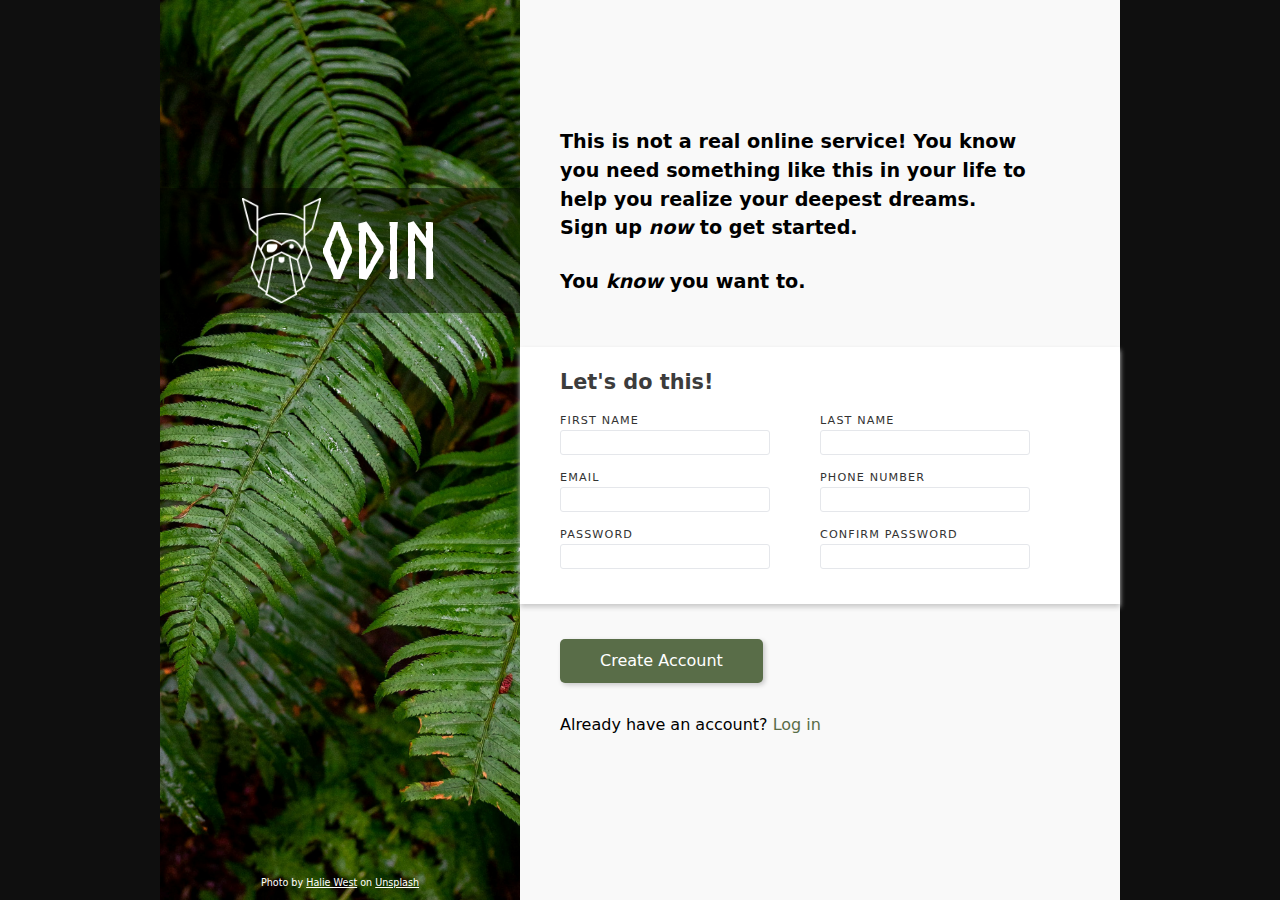
<file: index.html>
<!DOCTYPE html>
<html lang="en">
<head>
    <meta charset="UTF-8">
    <meta name="viewport" content="width=device-width, initial-scale=1.0">
    <link rel="stylesheet" href="reset.css">
    <link rel="stylesheet" href="styles.css">
    <title>Odin Sign-up Form</title>
</head>
<body>
    <div class="container">
        <div class="sidebar">
            <div class="logo-background">
                <div class="logo-image">
                    <img class="logo" src="images/logo.png" alt="The Odin Project logo">
                </div>
                <span class="logo-text">ODIN</span>
            </div>

            <div class="artist-credit">
                Photo by <a href="https://unsplash.com/fr/@haliewestphoto">Halie West</a> on <a href="https://unsplash.com/photos/25xggax4bSA">Unsplash</a>
            </div>
        </div>
        
        <div class="content">
            <div class="blurb">
                <p>
                    This is not a real online service! You know you need 
                    something like this in your life to help you realize 
                    your deepest dreams.
                </p>
                <p>
                    Sign up <em>now</em> to get started.
                </p>
                <p>
                    You <em>know</em> you want to.
                </p>
            </div>

            <form>
                <div class="form-body">
                    <h1>Let's do this!</h1>
                    <div class="input-control-line">
                        <div class="form-control">
                            <label for="first-name">First Name</label>
                            <input
                                id="first-name"
                                name="first-name"
                                type="text">
                        </div>
                        <div class="form-control">
                            <label for="last-name">Last Name</label>
                            <input
                                id="last-name"
                                name="last-name"
                                type="text">
                        </div>
                    </div>
                    <div class="input-control-line">
                        <div class="form-control">
                            <label for="email">Email</label>
                            <input
                                id="email"
                                name="email"
                                type="email">
                        </div>
                        <div class="form-control">
                            <label for="phone-number">Phone Number</label>
                            <input
                                id="phone-number"
                                name="phone-number"
                                type="tel">
                        </div>
                    </div>
                    <div class="input-control-line">
                        <div class="form-control">
                            <label for="password">Password</label>
                            <input
                                id="password"
                                name="password"
                                type="password"
                                pattern="^(?=.*?[0-9])(?=.*?[a-z])(?=.*?[A-Z])(?=.*?[!@#$%^&*]).{8,}$"
                                >
                        </div>
                        <div class="form-control">
                            <label for="confirm-password">Confirm Password</label>
                            <input
                                id="confirm-password"
                                name="confirm-password"
                                type="password"
                                pattern="^(?=.*?[0-9])(?=.*?[a-z])(?=.*?[A-Z])(?=.*?[!@#$%^&*]).{8,}$">
                        </div>
                    </div>
                </div>
                <div class="form-submission">
                    <button type="submit">Create Account</button>
                    <p>Already have an account? <a href="">Log in</a></p>
                </div>
            </form>
        </div>
    </div>
</body>
</html>
</file>
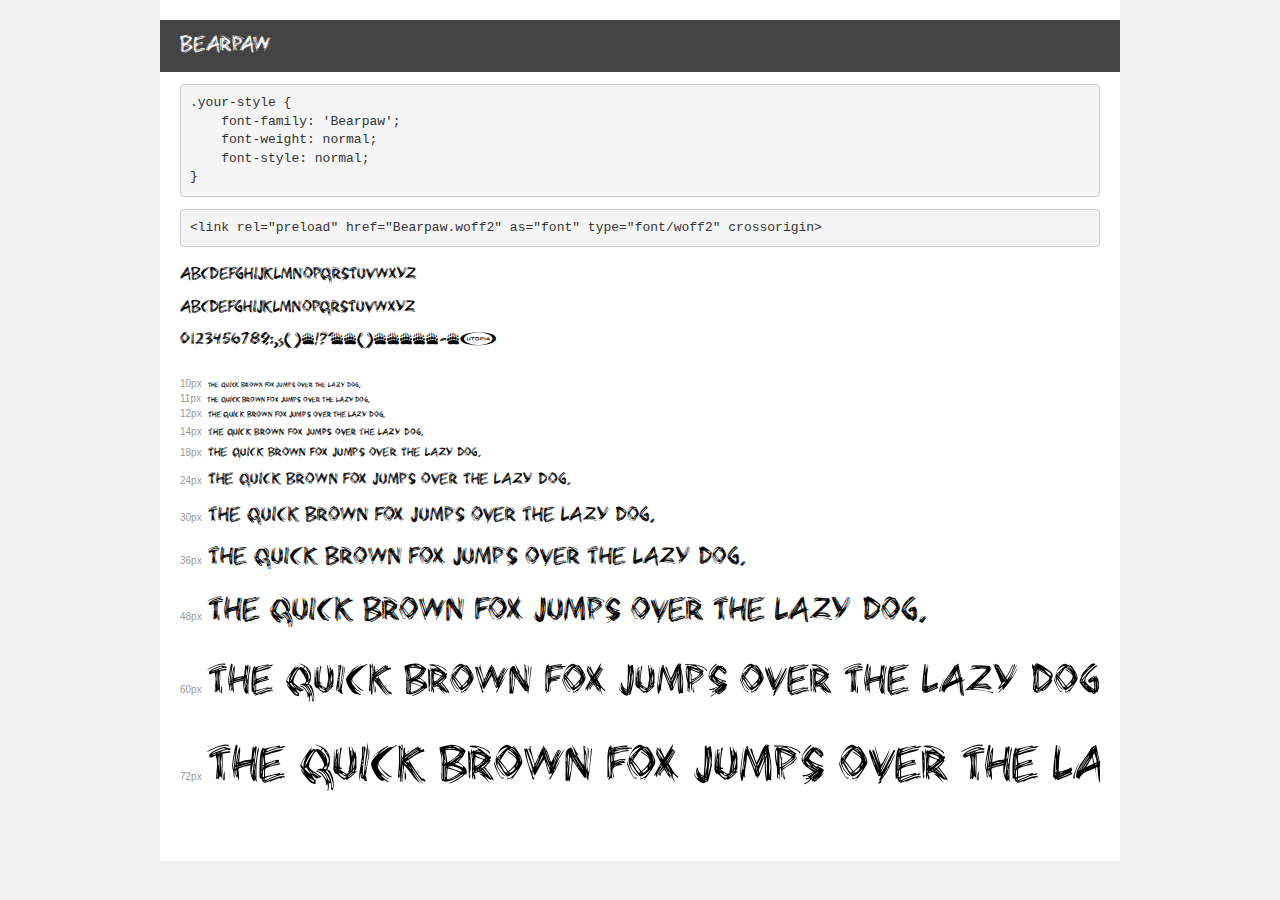
<file: fonts/demo.html>
<!DOCTYPE html>
<html lang="en">
<head>
    <meta charset="utf-8">
    <meta http-equiv="X-UA-Compatible" content="IE=edge">
    <meta name="viewport" content="width=device-width, initial-scale=1">
    <meta name="robots" content="noindex, noarchive">
    <meta name="format-detection" content="telephone=no">
    <title>Transfonter demo</title>
    <link href="stylesheet.css" rel="stylesheet">
    <style>
        /*
        http://meyerweb.com/eric/tools/css/reset/
        v2.0 | 20110126
        License: none (public domain)
        */
        html, body, div, span, applet, object, iframe,
        h1, h2, h3, h4, h5, h6, p, blockquote, pre,
        a, abbr, acronym, address, big, cite, code,
        del, dfn, em, img, ins, kbd, q, s, samp,
        small, strike, strong, sub, sup, tt, var,
        b, u, i, center,
        dl, dt, dd, ol, ul, li,
        fieldset, form, label, legend,
        table, caption, tbody, tfoot, thead, tr, th, td,
        article, aside, canvas, details, embed,
        figure, figcaption, footer, header, hgroup,
        menu, nav, output, ruby, section, summary,
        time, mark, audio, video {
            margin: 0;
            padding: 0;
            border: 0;
            font-size: 100%;
            font: inherit;
            vertical-align: baseline;
        }
        /* HTML5 display-role reset for older browsers */
        article, aside, details, figcaption, figure,
        footer, header, hgroup, menu, nav, section {
            display: block;
        }
        body {
            line-height: 1;
        }
        ol, ul {
            list-style: none;
        }
        blockquote, q {
            quotes: none;
        }
        blockquote:before, blockquote:after,
        q:before, q:after {
            content: '';
            content: none;
        }
        table {
            border-collapse: collapse;
            border-spacing: 0;
        }
        /* demo styles */
        body {
            background: #f0f0f0;
            color: #000;
        }
        .page {
            background: #fff;
            width: 920px;
            margin: 0 auto;
            padding: 20px 20px 0 20px;
            overflow: hidden;
        }
        .font-container {
            overflow-x: auto;
            overflow-y: hidden;
            margin-bottom: 40px;
            line-height: 1.3;
            white-space: nowrap;
            padding-bottom: 5px;
        }
        h1 {
            position: relative;
            background: #444;
            font-size: 32px;
            color: #fff;
            padding: 10px 20px;
            margin: 0 -20px 12px -20px;
        }
        .letters {
            font-size: 25px;
            margin-bottom: 20px;
        }
        .s10:before {
            content: '10px';
        }
        .s11:before {
            content: '11px';
        }
        .s12:before {
            content: '12px';
        }
        .s14:before {
            content: '14px';
        }
        .s18:before {
            content: '18px';
        }
        .s24:before {
            content: '24px';
        }
        .s30:before {
            content: '30px';
        }
        .s36:before {
            content: '36px';
        }
        .s48:before {
            content: '48px';
        }
        .s60:before {
            content: '60px';
        }
        .s72:before {
            content: '72px';
        }
        .s10:before, .s11:before, .s12:before, .s14:before,
        .s18:before, .s24:before, .s30:before, .s36:before,
        .s48:before, .s60:before, .s72:before {
            font-family: Arial, sans-serif;
            font-size: 10px;
            font-weight: normal;
            font-style: normal;
            color: #999;
            padding-right: 6px;
        }
        pre {
            display: block;
            padding: 9px;
            margin: 0 0 12px;
            font-family: Monaco, Menlo, Consolas, "Courier New", monospace;
            font-size: 13px;
            line-height: 1.428571429;
            color: #333;
            font-weight: normal;
            font-style: normal;
            background-color: #f5f5f5;
            border: 1px solid #ccc;
            overflow-x: auto;
            border-radius: 4px;
        }
        /* responsive */
        @media (max-width: 959px) {
            .page {
                width: auto;
                margin: 0;
            }
        }
    </style>
</head>
<body>
<div class="page">
    <div class="demo">
        <h1 style="font-family: 'Bearpaw'; font-weight: normal; font-style: normal;">Bearpaw</h1>
        <pre title="Usage">.your-style {
    font-family: 'Bearpaw';
    font-weight: normal;
    font-style: normal;
}</pre>
        <pre title="Preload (optional)">
&lt;link rel=&quot;preload&quot; href=&quot;Bearpaw.woff2&quot; as=&quot;font&quot; type=&quot;font/woff2&quot; crossorigin&gt;</pre>
        <div class="font-container" style="font-family: 'Bearpaw'; font-weight: normal; font-style: normal;">
            <p class="letters">
                abcdefghijklmnopqrstuvwxyz<br>
ABCDEFGHIJKLMNOPQRSTUVWXYZ<br>
                0123456789.:,;()*!?'@#&lt;&gt;$%&^+-=~
            </p>
            <p class="s10" style="font-size: 10px;">The quick brown fox jumps over the lazy dog.</p>
            <p class="s11" style="font-size: 11px;">The quick brown fox jumps over the lazy dog.</p>
            <p class="s12" style="font-size: 12px;">The quick brown fox jumps over the lazy dog.</p>
            <p class="s14" style="font-size: 14px;">The quick brown fox jumps over the lazy dog.</p>
            <p class="s18" style="font-size: 18px;">The quick brown fox jumps over the lazy dog.</p>
            <p class="s24" style="font-size: 24px;">The quick brown fox jumps over the lazy dog.</p>
            <p class="s30" style="font-size: 30px;">The quick brown fox jumps over the lazy dog.</p>
            <p class="s36" style="font-size: 36px;">The quick brown fox jumps over the lazy dog.</p>
            <p class="s48" style="font-size: 48px;">The quick brown fox jumps over the lazy dog.</p>
            <p class="s60" style="font-size: 60px;">The quick brown fox jumps over the lazy dog.</p>
            <p class="s72" style="font-size: 72px;">The quick brown fox jumps over the lazy dog.</p>
        </div>
    </div>

</div>
</body>
</html>
</file>
<file: styles.css>
@font-face {
    font-family: 'Norse';
    src: url('fonts/Norse-Bold.woff2') format('woff2'),
        url('fonts/Norse-Bold.woff') format('woff');
    font-weight: bold;
    font-style: normal;
    font-display: swap;
}

body {
    font-family:  Seravek, 'Gill Sans Nova', Ubuntu, Calibri, 'DejaVu Sans', source-sans-pro, sans-serif;
    background-color: rgb(15, 15, 15);
}

h1 {
    margin-bottom: 15px;

    color: rgb(60, 60, 60);
    font-size: 1.3rem;
    font-weight: 550;
}

a {
    color: inherit;
}

.container {
    display: flex;

    width: 75vw;
    height: 100vh;
    margin: auto;
}

.sidebar {
    display: grid;
    grid-template-rows: 1fr auto 3fr auto;

    flex: 3;
    min-width: 220px;

    background: url(images/background.jpg);
    background-position: center;
    background-size: cover;
}

.content {
    display: flex;
    flex-direction: column;
    justify-content: center;

    flex: 5;

    background-color: rgb(249, 249, 249);
}

.logo-background {
    grid-row-start: 2;

    display: flex;
    justify-content: center;
    align-items: center;

    width: 100%;
    padding: 5px 0;

    color: white;
    font-family: 'Norse';
    font-size: 4.8rem;

    background: rgba(0, 0, 0, 0.45);
}

.logo {
    height: 105px;
}

.artist-credit {
    grid-row-start: 4;

    margin: auto;
    margin-bottom: 10px;

    color: white;
    font-size: 0.60rem;
}

.blurb {
    padding: 0 70px 0px 40px;
    margin-bottom: 50px;

    font-size: 1.2rem;
    font-weight: 550;
}

.blurb p:last-child {
    margin-top: 25px;
}

.form-body {
    padding: 20px 40px;
    background-color: white;
    box-shadow: 0px 3px 5px rgb(200, 200, 200);
}

.form-control {
    display: flex;
    flex-direction: column;

    width: 210px;
    margin-bottom: 15px;
}

.input-control-line {
    display: flex;
    column-gap: 50px;
}

input {
    padding: 2px 5px;

    border: 1px solid #E5E7EB;
    border-radius: 3px;

    font-family: system-ui, sans-serif;
    font-size: 0.80rem;
}

input:focus {
    outline: none;
    border-color: blue;
    box-shadow: 2px 2px 5px rgb(207, 207, 207);
}

input:invalid {
    border-color: rgb(197, 0, 0);
}

.form-control label {
    color: rgb(50, 50, 50);
    font-size: 0.70rem;
    font-weight: 500;
    text-transform: uppercase;
    letter-spacing: 0.1em;
}

.form-submission {
    padding: 0 40px;
    margin: 35px 0;
}

button {
    padding: 10px 40px;
    margin-bottom: 30px;

    border: none;
    border-radius: 5px;
    box-shadow: 2px 2px 5px rgba(0, 0, 0, 0.2);

    background-color: #596D48;
    
    color: white;
    font-size: 1rem;
    font-weight: 500;
    
    cursor: pointer;
}

button:hover {
    background-color: #718a5a;
}

button:active {
    background-color: #435235;
}

.form-submission a {
    color: #596D48;
    font-weight: 500;
    text-decoration: none;
}

.form-submission a:hover {
    color: #718a5a;
}
</file>
<file: fonts/stylesheet.css>
@font-face {
    font-family: 'Bearpaw';
    src: url('Bearpaw.woff2') format('woff2'),
        url('Bearpaw.woff') format('woff');
    font-weight: normal;
    font-style: normal;
    font-display: swap;
}
</file>
